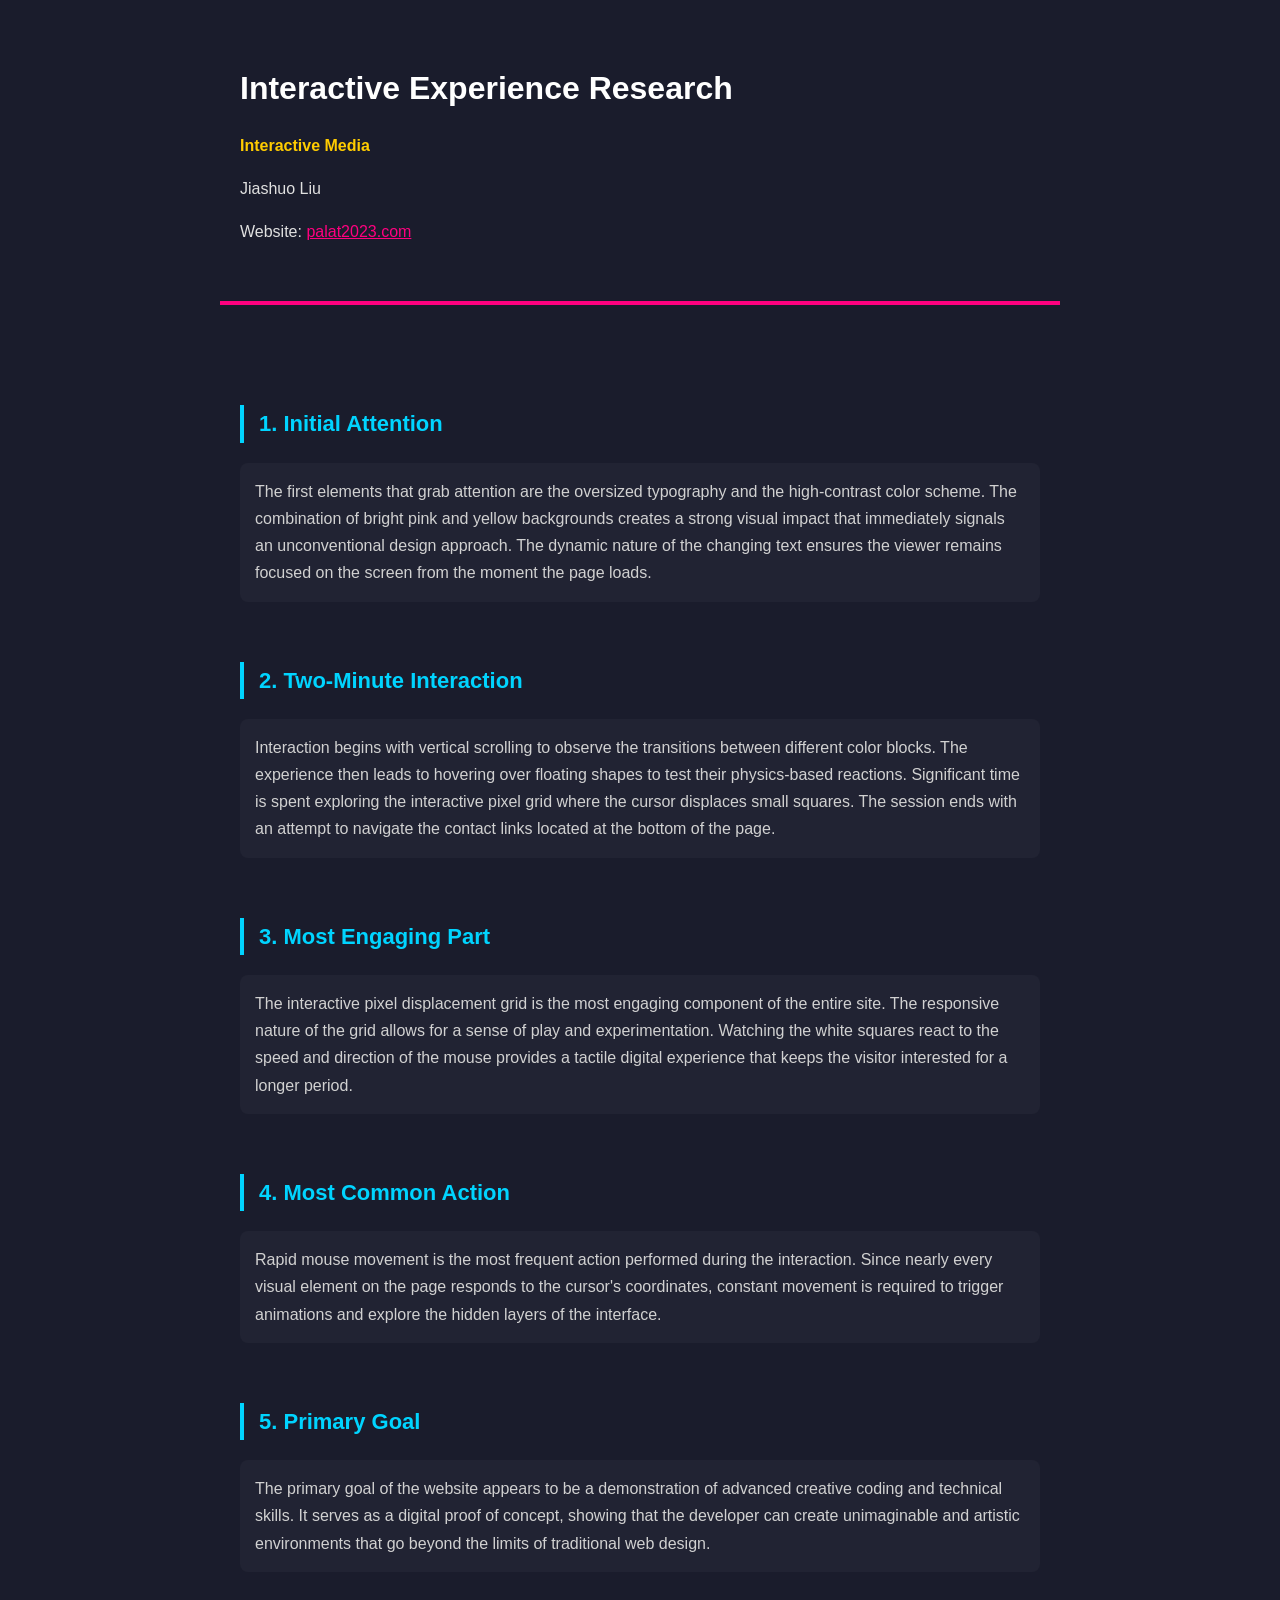
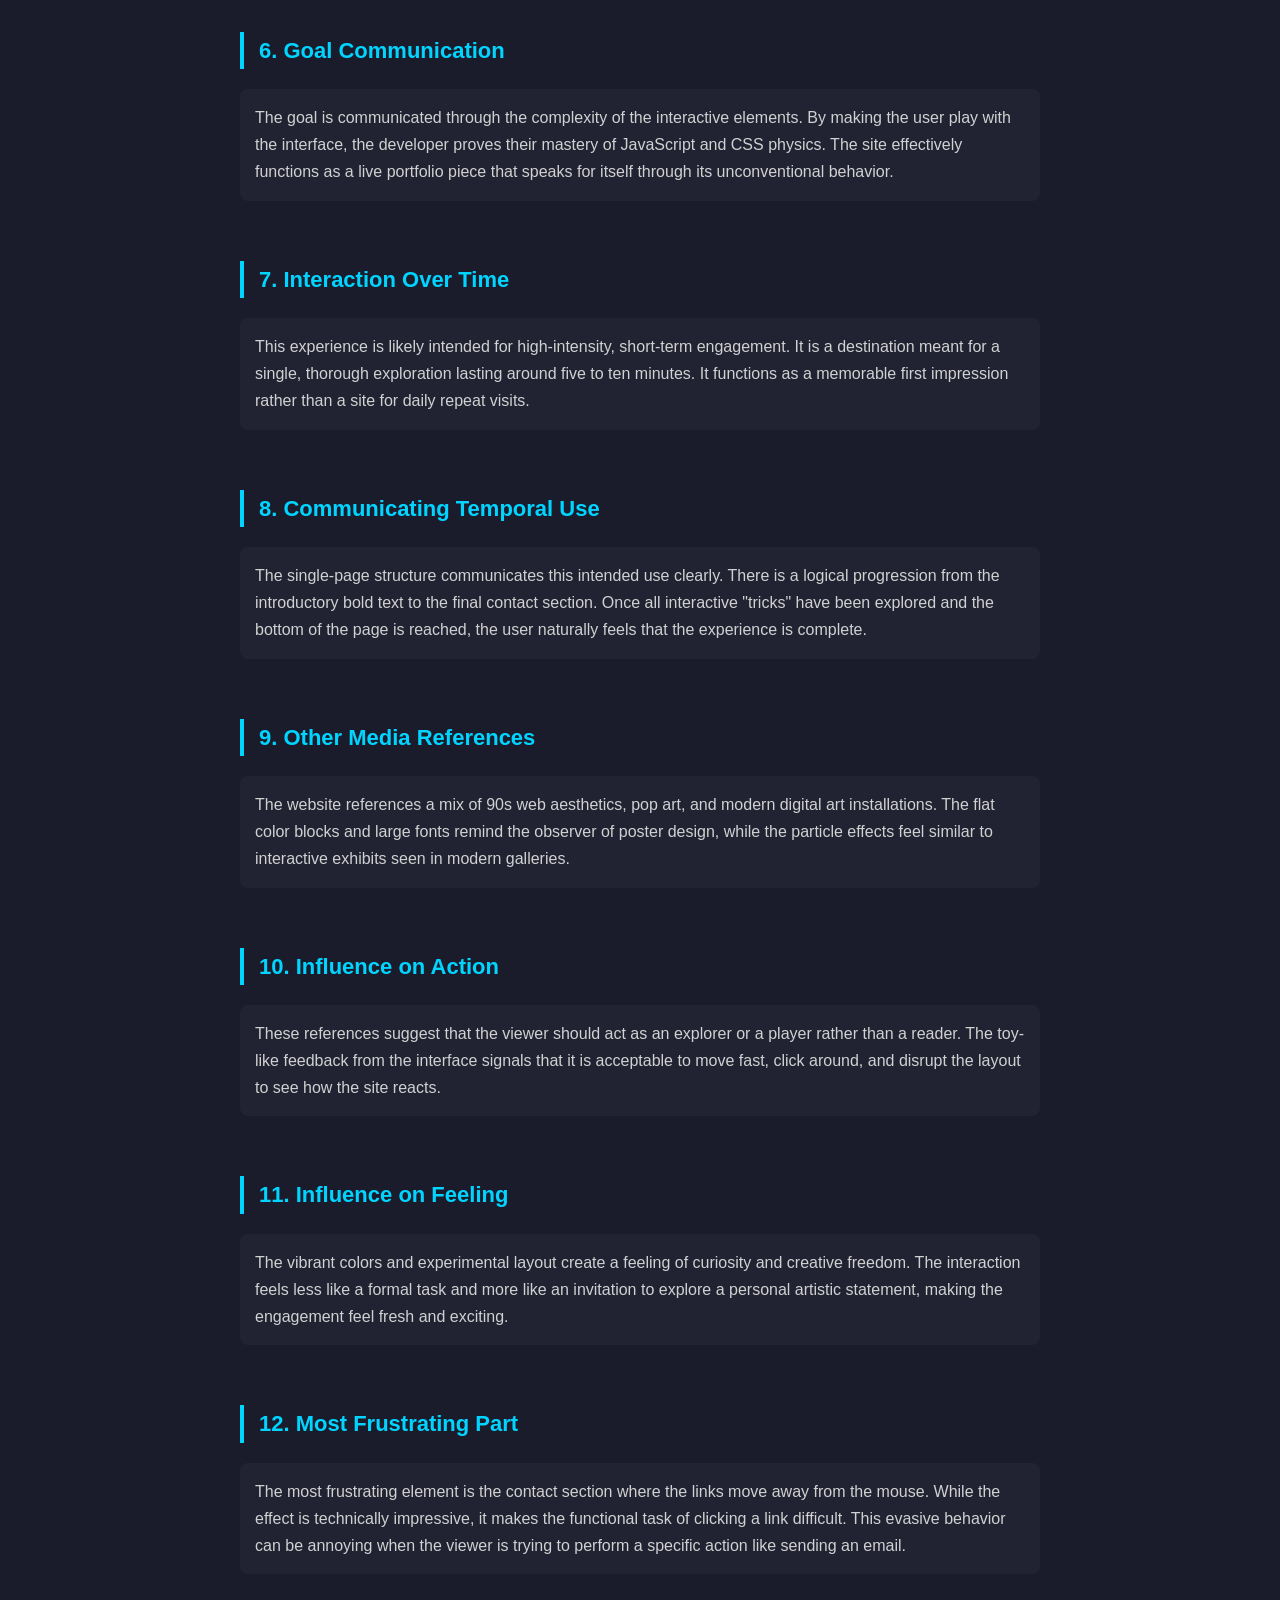
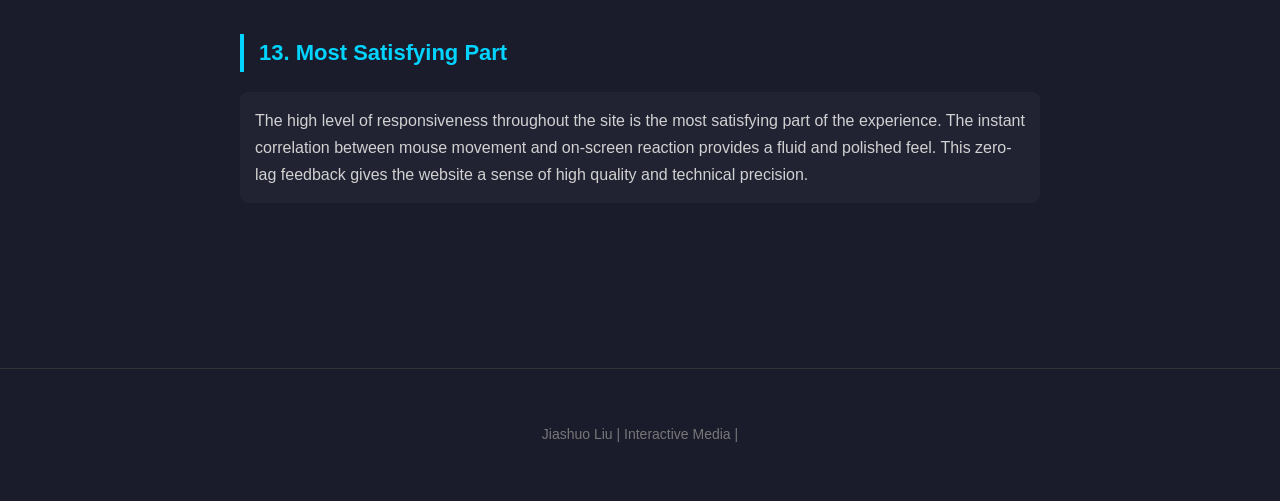
<file: index.html>
<!DOCTYPE html>
<head>
    <meta name="viewport" content="width=device-width, initial-scale=1.0">
    <link rel="stylesheet" href="style.css">
    <title>Assignment 1 Research Report</title>
</head>
<body>

<header class="container">
        <h1>Interactive Experience Research</h1>
        <p class="sub-info">Interactive Media</p>
        <p> Jiashuo Liu</p>
        <p>Website: <a href="https://palat2023.com/" target="_blank">palat2023.com</a></p>
    </header>

    <main class="container">
        <section>
            <h2>1. Initial Attention</h2>
            <p>The first elements that grab attention are the oversized typography and the high-contrast color scheme. The combination of bright pink and yellow backgrounds creates a strong visual impact that immediately signals an unconventional design approach. The dynamic nature of the changing text ensures the viewer remains focused on the screen from the moment the page loads.</p>
        </section>

        <section>
            <h2>2. Two-Minute Interaction</h2>
            <p>Interaction begins with vertical scrolling to observe the transitions between different color blocks. The experience then leads to hovering over floating shapes to test their physics-based reactions. Significant time is spent exploring the interactive pixel grid where the cursor displaces small squares. The session ends with an attempt to navigate the contact links located at the bottom of the page.</p>
        </section>

        <section>
            <h2>3. Most Engaging Part</h2>
            <p>The interactive pixel displacement grid is the most engaging component of the entire site. The responsive nature of the grid allows for a sense of play and experimentation. Watching the white squares react to the speed and direction of the mouse provides a tactile digital experience that keeps the visitor interested for a longer period.</p>
        </section>

        <section>
            <h2>4. Most Common Action</h2>
            <p>Rapid mouse movement is the most frequent action performed during the interaction. Since nearly every visual element on the page responds to the cursor's coordinates, constant movement is required to trigger animations and explore the hidden layers of the interface.</p>
        </section>

        <section>
            <h2>5. Primary Goal</h2>
            <p>The primary goal of the website appears to be a demonstration of advanced creative coding and technical skills. It serves as a digital proof of concept, showing that the developer can create unimaginable and artistic environments that go beyond the limits of traditional web design.</p>
        </section>

        <section>
            <h2>6. Goal Communication</h2>
            <p>The goal is communicated through the complexity of the interactive elements. By making the user play with the interface, the developer proves their mastery of JavaScript and CSS physics. The site effectively functions as a live portfolio piece that speaks for itself through its unconventional behavior.</p>
        </section>

        <section>
            <h2>7. Interaction Over Time</h2>
            <p>This experience is likely intended for high-intensity, short-term engagement. It is a destination meant for a single, thorough exploration lasting around five to ten minutes. It functions as a memorable first impression rather than a site for daily repeat visits.</p>
        </section>

        <section>
            <h2>8. Communicating Temporal Use</h2>
            <p>The single-page structure communicates this intended use clearly. There is a logical progression from the introductory bold text to the final contact section. Once all interactive "tricks" have been explored and the bottom of the page is reached, the user naturally feels that the experience is complete.</p>
        </section>

        <section>
            <h2>9. Other Media References</h2>
            <p>The website references a mix of 90s web aesthetics, pop art, and modern digital art installations. The flat color blocks and large fonts remind the observer of poster design, while the particle effects feel similar to interactive exhibits seen in modern galleries.</p>
        </section>

        <section>
            <h2>10. Influence on Action</h2>
            <p>These references suggest that the viewer should act as an explorer or a player rather than a reader. The toy-like feedback from the interface signals that it is acceptable to move fast, click around, and disrupt the layout to see how the site reacts.</p>
        </section>

        <section>
            <h2>11. Influence on Feeling</h2>
            <p>The vibrant colors and experimental layout create a feeling of curiosity and creative freedom. The interaction feels less like a formal task and more like an invitation to explore a personal artistic statement, making the engagement feel fresh and exciting.</p>
        </section>

        <section>
            <h2>12. Most Frustrating Part</h2>
            <p>The most frustrating element is the contact section where the links move away from the mouse. While the effect is technically impressive, it makes the functional task of clicking a link difficult. This evasive behavior can be annoying when the viewer is trying to perform a specific action like sending an email.</p>
        </section>

        <section>
            <h2>13. Most Satisfying Part</h2>
            <p>The high level of responsiveness throughout the site is the most satisfying part of the experience. The instant correlation between mouse movement and on-screen reaction provides a fluid and polished feel. This zero-lag feedback gives the website a sense of high quality and technical precision.</p>
        </section>
    </main>

    <footer>
        <p>Jiashuo Liu | Interactive Media | </p>
    </footer>

</body>
</html>
</file>
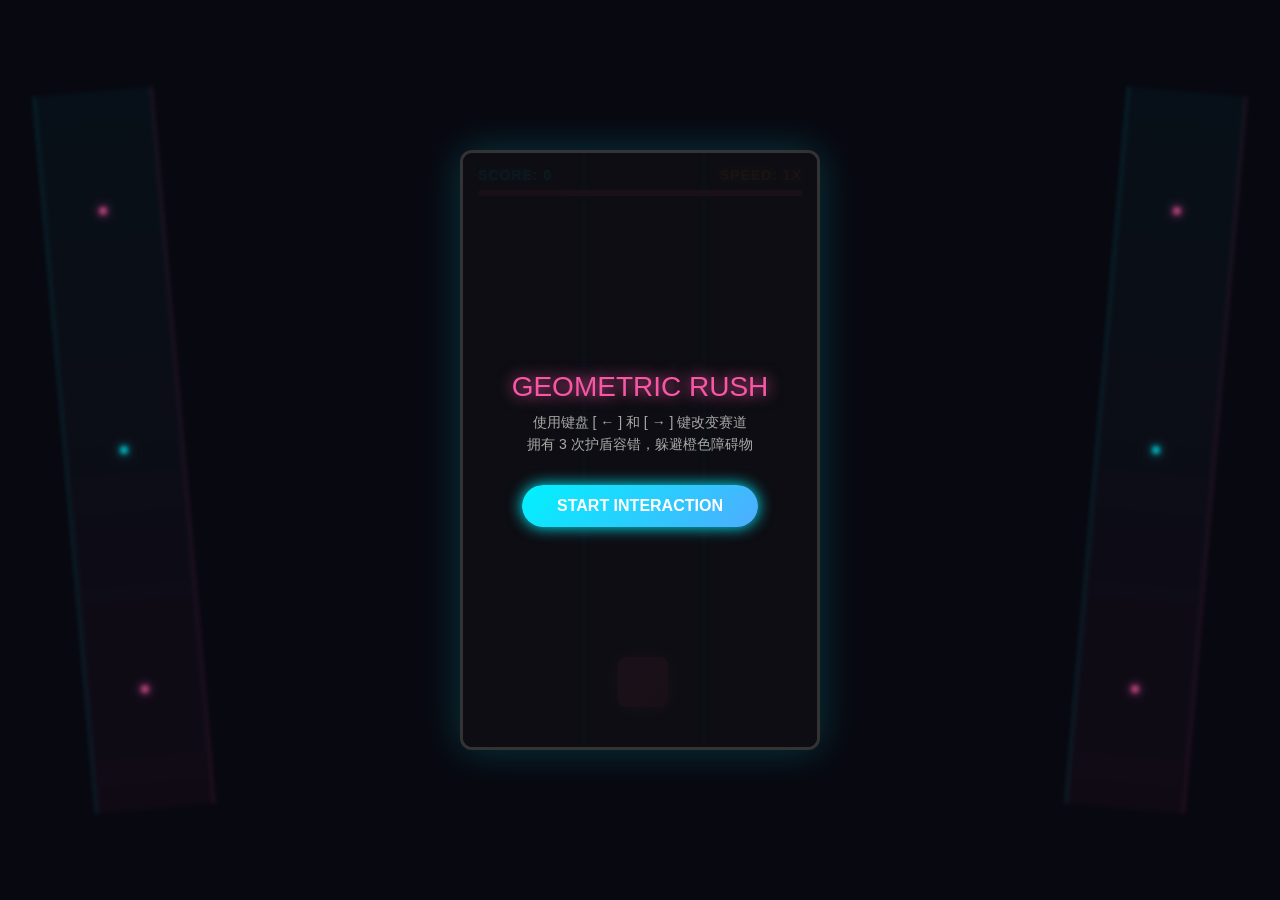
<file: assessment3/index.html>
<!DOCTYPE html>
<html lang="en">
<head>
    <meta charset="UTF-8">
    <meta name="viewport" content="width=device-width, initial-scale=1.0">
    <title>Geometric Rush: Dark Neon</title>
    <link rel="stylesheet" href="reset.css">
    <style>
        /* ==========================================
           CSS 样式设计 (Style & Affective Design)
           ========================================== */
        body {
            background-color: #080810;
            color: #ffffff;
            font-family: 'Segoe UI', Tahoma, Geneva, Verdana, sans-serif;
            display: flex;
            align-items: center;
            justify-content: center;
            min-height: 100vh;
            margin: 0;
            overflow: hidden;
            position: relative;
        }

        /* 网页环境装饰 (Ambient Decoration) - 增加视觉层次感 */
        .ambient-pillar {
            position: absolute;
            top: 10%;
            width: 120px;
            height: 80%;
            background: linear-gradient(180deg, rgba(0, 242, 254, 0.05), rgba(248, 87, 166, 0.05));
            border-left: 2px solid rgba(0, 242, 254, 0.2);
            border-right: 2px solid rgba(248, 87, 166, 0.2);
            filter: blur(2px);
            display: flex;
            flex-direction: column;
            justify-content: space-around;
            align-items: center;
            opacity: 0.7;
        }
        .pillar-left { left: 5%; transform: rotate(-5deg); }
        .pillar-right { right: 5%; transform: rotate(5deg); }
        
        .deco-dot {
            width: 8px;
            height: 8px;
            background-color: #f857a6;
            box-shadow: 0 0 10px #f857a6;
            border-radius: 50%;
        }

        /* 游戏主容器 */
        #game-container {
            width: 360px;
            height: 600px;
            background-color: #12121a;
            position: relative;
            overflow: hidden;
            border: 3px solid #333;
            border-radius: 12px;
            box-shadow: 0 0 40px rgba(0, 242, 254, 0.2);
            z-index: 10;
        }

        /* 霓虹赛道 */
        .lane-line {
            position: absolute;
            top: 0;
            bottom: 0;
            width: 2px;
            background: linear-gradient(to bottom, #00f2fe, #4facfe);
            box-shadow: 0 0 12px #00f2fe;
            opacity: 0.3;
        }
        #line-left { left: 120px; }
        #line-right { left: 240px; }

        /* 玩家角色：左右移动通过 transition 保持丝滑手感 (Usability) */
        #player {
            width: 50px;
            height: 50px;
            background: linear-gradient(135deg, #f857a6, #ff5858);
            box-shadow: 0 0 20px #f857a6;
            position: absolute;
            bottom: 40px;
            left: 155px; /* 初始中赛道位置 */
            border-radius: 8px;
            transition: left 0.12s cubic-bezier(0.25, 0.46, 0.45, 0.94);
        }

        /* 玩家移动时的微流动效反馈 (Feedback) */
        #player.move-streak {
            transform: scaleX(0.8) scaleY(1.1);
        }

        /* 受伤闪烁动效 (Feedback) */
        @keyframes hurt-flash {
            0% { opacity: 1; filter: brightness(1); }
            50% { opacity: 0.3; filter: brightness(3); }
            100% { opacity: 1; filter: brightness(1); }
        }
        .hurt-anim {
            animation: hurt-flash 0.15s linear 3;
        }

        /* 障碍物样式 */
        .obstacle {
            width: 50px;
            height: 50px;
            background: linear-gradient(135deg, #ff9900, #ff5b00);
            box-shadow: 0 0 15px #ff9900;
            position: absolute;
            top: -60px;
            border-radius: 4px;
        }

        /* 游戏UI面板 */
        #ui-panel {
            position: absolute;
            top: 15px;
            left: 15px;
            right: 15px;
            display: flex;
            flex-direction: column;
            gap: 8px;
            font-size: 14px;
            font-weight: bold;
            text-transform: uppercase;
            letter-spacing: 1px;
            z-index: 10;
        }

        .ui-row {
            display: flex;
            justify-content: space-between;
            align-items: center;
        }

        #score-display { color: #00f2fe; text-shadow: 0 0 8px #00f2fe; }
        #speed-display { color: #ff9900; text-shadow: 0 0 8px #ff9900; }

        /* 血条容器 */
        .health-bar-container {
            width: 100%;
            height: 6px;
            background-color: #222;
            border-radius: 3px;
            overflow: hidden;
            box-shadow: inset 0 1px 3px rgba(0,0,0,0.5);
        }

        #health-fill {
            width: 100%;
            height: 100%;
            background: linear-gradient(90deg, #ff5858, #f857a6);
            box-shadow: 0 0 10px #f857a6;
            transition: width 0.2s ease;
        }

        /* 结束和开始界面遮罩 */
        .screen-overlay {
            position: absolute;
            top: 0; left: 0; right: 0; bottom: 0;
            background-color: rgba(13, 13, 19, 0.95);
            display: flex;
            flex-direction: column;
            align-items: center;
            justify-content: center;
            z-index: 100;
            text-align: center;
            padding: 20px;
        }

        .screen-overlay h1 {
            font-size: 28px;
            margin-bottom: 10px;
            color: #f857a6;
            text-shadow: 0 0 15px #f857a6;
        }

        .screen-overlay p {
            font-size: 14px;
            color: #aaa;
            margin-bottom: 30px;
            line-height: 1.6;
        }

        .start-btn {
            background: linear-gradient(135deg, #00f2fe, #4facfe);
            color: #fff;
            border: none;
            padding: 12px 35px;
            font-size: 16px;
            font-weight: bold;
            border-radius: 25px;
            cursor: pointer;
            box-shadow: 0 0 15px #00f2fe;
            transition: transform 0.2s;
        }

        .start-btn:hover {
            transform: scale(1.05);
        }

        .hidden { display: none !important; }

        /* 让障碍物从屏幕上方掉落到下方的核心动画 */
        @keyframes fall {
            0% { top: -60px; }
            100% { top: 600px; }
        }
    </style>
</head>
<body>

    <div class="ambient-pillar pillar-left">
        <div class="deco-dot"></div>
        <div class="deco-dot" style="background-color: #00f2fe; box-shadow: 0 0 10px #00f2fe;"></div>
        <div class="deco-dot"></div>
    </div>
    <div class="ambient-pillar pillar-right">
        <div class="deco-dot"></div>
        <div class="deco-dot" style="background-color: #00f2fe; box-shadow: 0 0 10px #00f2fe;"></div>
        <div class="deco-dot"></div>
    </div>

    <div id="game-container">
        <div id="ui-panel">
            <div class="ui-row">
                <div id="score-display">Score: 0</div>
                <div id="speed-display">Speed: 1x</div>
            </div>
            <div class="health-bar-container">
                <div id="health-fill"></div>
            </div>
        </div>

        <div id="line-left" class="lane-line"></div>
        <div id="line-right" class="lane-line"></div>

        <div id="player"></div>

        <div id="start-screen" class="screen-overlay">
            <h1>GEOMETRIC RUSH</h1>
            <p>使用键盘 [ ← ] 和 [ → ] 键改变赛道<br>拥有 3 次护盾容错，躲避橙色障碍物</p>
            <button class="start-btn" onclick="startGame()">START INTERACTION</button>
        </div>

        <div id="gameover-screen" class="screen-overlay hidden">
            <h1>SHIELD DEPLETED</h1>
            <p id="final-score">Your Score: 0</p>
            <button class="start-btn" onclick="startGame()">TRY AGAIN</button>
        </div>
    </div>

    <script>
        /* ================================================================================
        RMIT INTERACTIVE MEDIA - ASSIGNMENT 3 - CODE COMMENTS & DESIGN INTENT (510 WORDS)
        ================================================================================
        [CONTEXT INFLUENCE & AFFECTIVE DESIGN]
        The selected context for this prototype is an experimental cyber-minimalist arcade interaction titled 
        "Geometric Rush: Dark Neon". This context directly dictates the visual styling, aesthetic choices, and 
        emotional response (affective design). To evoke a sense of high-velocity tension inherent in arcade systems, 
        a high-contrast dark palette (#080810) is combined with vibrant, glowing neon elements. The sharp geometric 
        forms—a glowing magenta square for the user and intense orange rectangles for obstacles—create immediate 
        cognitive separation. Ambient decorative pillars with glowing nodes are implemented outside the canvas 
        to extend the atmospheric immersion, transforming the plain web browser into a holistic digital arcade cabinet.

        [ACTION, USABILITY, AND INTERACTION FEEDBACK]
        The primary core action implemented is [Navigate], map-assigned to the standard physical keyboard hardware 
        via 'ArrowLeft' and 'ArrowRight' keys. Usability is prioritized by dividing the canvas into three distinct, 
        predictable lanes. This constrained spatial environment prevents user frustration commonly caused by loose, 
        unbounded tracking. The physical transition of the player across lanes employs a custom CSS cubic-bezier 
        curve animation lasting exactly 0.12 seconds. To enrich interactive feedback, a temporary squash-and-stretch 
        transformation matrix (.move-streak) is applied via JavaScript upon key detection, simulating kinetic inertia. 
        Furthermore, an integrated health bar framework provides non-punitive usability; rather than instantaneous 
        failure, players have a 3-hit tolerance limit. When hit, a rigorous flash animation (.hurt-anim) delivers 
        acute sensory feedback, alerting users to state changes.

        [COMPLEXITY, DIFFICULTY SCALING, AND ACCESSIBILITY]
        Usability is further engineered through an incremental difficulty loop managed via a core ticker. As time 
        progresses, the generation window for obstacles dynamically shrinks, and the vertical pixel displacement 
        speed steps up, increasing cognitive load. This directly addresses the flow state, transitioning the user 
        from relaxed onboarding to intense engagement. Collision detection runs via an absolute coordinate bounding-box 
        algorithm (getBoundingClientRect) featuring a temporary post-collision invulnerability window to prevent 
        unfair stacked frame damage.

        [FUTURE IMPLEMENTATION: BENEFITS & CHALLENGES]
        Integrating this standalone interaction prototype into a broader, production-level digital media framework offers 
        significant scalable benefits but poses architectural challenges. 
        Benefits: The modular architecture—strict separation between core rendering, physics loops, and state modifiers—allows 
        this interaction to easily serve as an immersive loading screen mini-game, an interactive banner for marketing 
        portfolios, or a foundation for a larger mobile web-app game.
        Challenges: The current iteration relies heavily on fixed pixel layouts (360px by 600px) and global procedural state 
        loops. Scaling this into a commercial ecosystem would demand complete responsive refactoring (using relative viewport units), 
        transitioning to object-oriented structures (OOP) to handle multiple obstacle arrays, and optimizing DOM manipulation 
        via an HTML5 Canvas to prevent performance bottlenecks on low-tier mobile viewports.
        
        [ATTRIBUTION]
        Code Design: Handcrafted entirely by the student researcher. No external JS/CSS frameworks utilized.
        Reset Architecture: Standard reset.css template provided via RMIT Interactive Media course canvas.
        ================================================================================
        */

        // 游戏状态变量
        let score = 0;
        let currentLane = 1; // 0: 左, 1: 中, 2: 右
        let gameActive = false;
        let obstacleSpeed = 4; // 障碍物落下一程所需的初始时间（秒）
        let spawnRate = 1200; // 初始每 1.2 秒生成一个障碍物
        let gameLoopInterval;
        let difficultyInterval;
        let obstacles = [];
        
        // 新增：血量和无敌状态变量
        let health = 3;
        let isInvulnerable = false;

        // 赛道对应的绝对 X 轴左边距 (px)
        const lanePositions = [35, 155, 275]; 

        const player = document.getElementById('player');
        const container = document.getElementById('game-container');
        const scoreDisplay = document.getElementById('score-display');
        const speedDisplay = document.getElementById('speed-display');
        const healthFill = document.getElementById('health-fill');
        const startScreen = document.getElementById('start-screen');
        const gameoverScreen = document.getElementById('gameover-screen');
        const finalScore = document.getElementById('final-score');

        // 核心动作 [Navigate]: 键盘事件监听
        document.addEventListener('keydown', function(e) {
            if (!gameActive) return;

            if (e.key === 'ArrowLeft' && currentLane > 0) {
                currentLane--;
                triggerMoveEffect();
            } else if (e.key === 'ArrowRight' && currentLane < 2) {
                currentLane++;
                triggerMoveEffect();
            }
            // 更新玩家位置
            player.style.left = lanePositions[currentLane] + 'px';
        });

        // 互动反馈：角色移动时添加微变形动效
        function triggerMoveEffect() {
            player.classList.add('move-streak');
            setTimeout(() => {
                player.classList.remove('move-streak');
            }, 120);
        }

        // 开始/重置互动
        function startGame() {
            // 清理旧障碍物
            obstacles.forEach(obs => obs.remove());
            obstacles = [];
            
            // 重置状态
            score = 0;
            currentLane = 1;
            obstacleSpeed = 4;
            spawnRate = 1200;
            health = 3;
            isInvulnerable = false;
            gameActive = true;
            
            player.style.left = lanePositions[currentLane] + 'px';
            player.className = ''; // 清除闪烁类
            healthFill.style.width = '100%'; // 填满血条
            scoreDisplay.innerText = "Score: " + score;
            speedDisplay.innerText = "Speed: 1x";

            // 隐藏遮罩界面
            startScreen.classList.add('hidden');
            gameoverScreen.classList.add('hidden');

            // 启动核心循环
            runGameLoop();
            
            // 难度随时间递增控制
            difficultyInterval = setInterval(() => {
                if (obstacleSpeed > 1.5) {
                    obstacleSpeed -= 0.25; // 掉落变快
                    spawnRate = Math.max(500, spawnRate - 80); // 生成变密集
                    
                    // 更新速度UI显示
                    let multiplier = (4 / obstacleSpeed).toFixed(1);
                    speedDisplay.innerText = "Speed: " + multiplier + "x";
                    
                    // 重启循环应用新速度
                    clearInterval(gameLoopInterval);
                    runGameLoop();
                }
            }, 4000); // 每 4 秒自动变难
        }

        function runGameLoop() {
            gameLoopInterval = setInterval(() => {
                createObstacle();
            }, spawnRate);
        }

        // 动态创建障碍物元素
        function createObstacle() {
            const obs = document.createElement('div');
            obs.classList.add('obstacle');
            
            // 随机选择一条赛道生成
            const randomLane = Math.floor(Math.random() * 3);
            obs.style.left = lanePositions[randomLane] + 'px';
            obs.style.top = '-60px';
            
            // 使用原生 CSS 动画控制下落速度
            obs.style.animation = `fall ${obstacleSpeed}s linear forwards`;
            
            container.appendChild(obs);
            obstacles.push(obs);

            // 当障碍物动画结束（移出屏幕）时安全移除
            obs.addEventListener('animationend', () => {
                obs.remove();
                obstacles = obstacles.filter(item => item !== obs);
                if (gameActive) {
                    score += 10; // 成功躲避得分反馈
                    scoreDisplay.innerText = "Score: " + score;
                }
            });
        }

        // 碰撞检测循环
        function updatePhysics() {
            if (gameActive && obstacles.length > 0 && !isInvulnerable) {
                const playerRect = player.getBoundingClientRect();

                for (let i = 0; i < obstacles.length; i++) {
                    const obsRect = obstacles[i].getBoundingClientRect();

                    // AABB 边缘碰撞算法
                    if (!(playerRect.right < obsRect.left || 
                          playerRect.left > obsRect.right || 
                          playerRect.bottom < obsRect.top || 
                          playerRect.top > obsRect.bottom)) {
                        
                        // 触发扣血机制
                        handlePlayerHit(obstacles[i]);
                        break;
                    }
                }
            }
            requestAnimationFrame(updatePhysics);
        }
        // 启动碰撞监听
        requestAnimationFrame(updatePhysics);

        // 处理玩家撞击事件
        function handlePlayerHit(hitObstacle) {
            health--;
            // 更新血条UI
            healthFill.style.width = (health / 3 * 100) + '%';
            
            // 移除撞到玩家的那个障碍物，防止连续扣血
            hitObstacle.remove();
            obstacles = obstacles.filter(item => item !== hitObstacle);

            if (health <= 0) {
                gameOver();
            } else {
                // 进入短暂无敌和闪烁状态（Feedback反馈）
                isInvulnerable = true;
                player.classList.add('hurt-anim');
                
                setTimeout(() => {
                    isInvulnerable = false;
                    player.classList.remove('hurt-anim');
                }, 450); // 0.45秒无敌时间
            }
        }

        // 结束互动
        function gameOver() {
            gameActive = false;
            clearInterval(gameLoopInterval);
            clearInterval(difficultyInterval);
            
            finalScore.innerText = "Your Score: " + score;
            gameoverScreen.classList.remove('hidden');
        }
    </script>
</body>
</html>
</file>
<file: style.css>
/* I used a deep navy color instead of pure black to give it a more modern, 
   art-gallery feel. The rgba background on paragraphs helps the text 
   stay readable against the dark background.
*/

body {
    background-color: #1a1c2c;
    color: #e0e0e0;
    font-family: "Segoe UI", Tahoma, Geneva, Verdana, sans-serif;
    line-height: 1.7;
    margin: 0;
    padding: 0;
}

.container {
    max-width: 800px;
    margin: 0 auto;
    padding: 40px 20px;
}

header {
    border-bottom: 4px solid #ff007f;
    padding-bottom: 30px;
    margin-bottom: 60px;
}

header h1 {
    color: #ffffff;
    font-size: 32px;
    margin-bottom: 10px;
}

.sub-info {
    color: #ffcc00;
    font-size: 16px;
    font-weight: bold;
}
/* Added a thick left border to the headings to create a clear visual 
   anchor for each question. The cyan color matches the neon theme.
*/

h2 {
    color: #00d4ff;
    font-size: 22px;
    margin-top: 60px;
    margin-bottom: 20px;
    border-left: 4px solid #00d4ff;
    padding-left: 15px;
}

section p {
    margin-bottom: 25px;
    color: #d1d1d1;
    background: rgba(255, 255, 255, 0.03);
    padding: 15px;
    border-radius: 8px;
}

footer {
    margin-top: 100px;
    padding: 40px 0;
    border-top: 1px solid #333;
    text-align: center;
    font-size: 14px;
    color: #777;
}

a {
    color: #ff007f;
    text-decoration: underline;
}

a:hover {
    color: #ffcc00;
}
</file>
